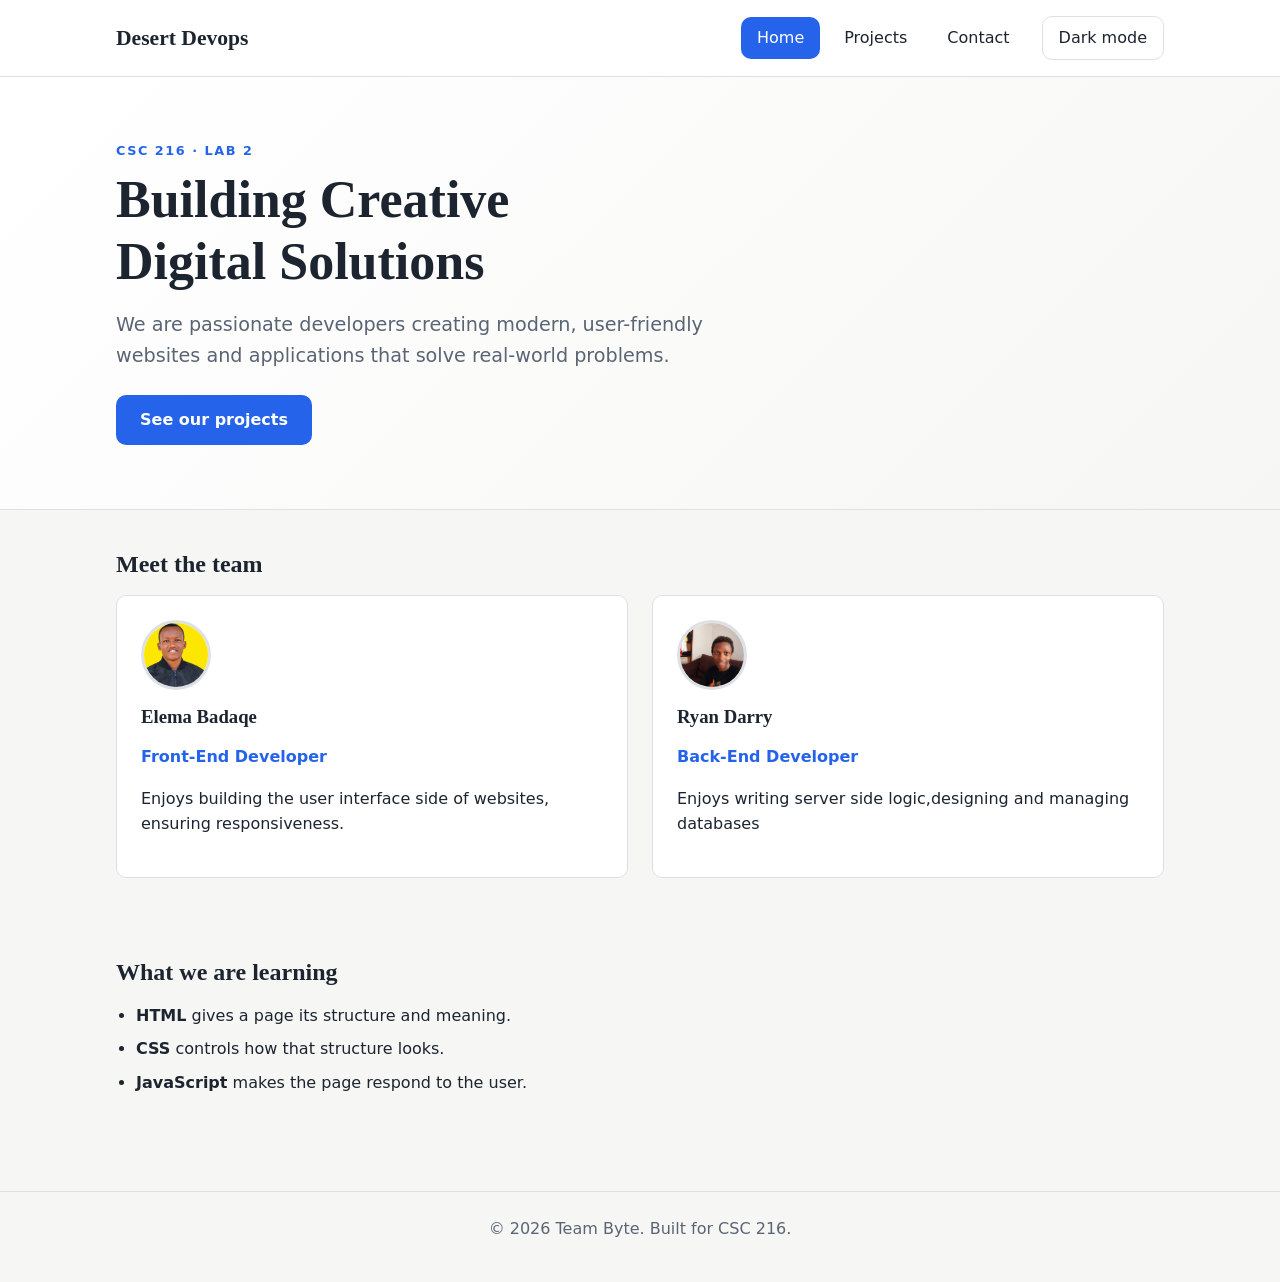
<file: index.html>
<!DOCTYPE html>
<html lang="en">
<head>
  <meta charset="UTF-8">
  <meta name="viewport" content="width=device-width, initial-scale=1.0">
  <meta name="description" content="Desert Devops: a CSC 216 web development pair.">
  <title>Home | Desert Devops</title>
  <link rel="stylesheet" href="css/styles.css">
  <script src="js/script.js" defer></script>
</head>
<body>
  <a class="skip-link" href="#main">Skip to main content</a>

  <header class="site-header">
    <div class="container header-inner">
      <a class="logo" href="index.html">Desert Devops</a>
      <button class="nav-toggle" type="button" aria-expanded="false" aria-controls="site-nav">Menu</button>
      <nav id="site-nav" class="site-nav" aria-label="Main">
        <ul>
          <li><a href="index.html" aria-current="page">Home</a></li>
          <li><a href="projects.html">Projects</a></li>
          <li><a href="contact.html">Contact</a></li>
        </ul>
      </nav>
      <button class="theme-toggle" type="button" aria-pressed="false">Dark mode</button>
    </div>
  </header>

 <main id="main">
    <section class="hero">
      <div class="container">
        <p class="eyebrow">CSC 216 · Lab 2</p>
        <h1>Building Creative Digital Solutions</h1>
        <p class="lead">We are passionate developers creating modern, user-friendly websites and applications that solve real-world problems.</p>
        <a class="button" href="projects.html">See our projects</a>
      </div>
    </section>

    <section class="container section" aria-labelledby="team-heading">
      <h2 id="team-heading">Meet the team</h2>
      <div class="team-grid">
        <article class="card">
          <img class="avatar" src="images/elema.jpeg" alt="Elema Badaqe Passport photo">
          <h3>Elema Badaqe</h3>
          <p class="role">Front-End Developer</p>
          <p>Enjoys building the user interface side of websites, ensuring responsiveness.</p>
        </article>
        <article class="card">
          <img class="avatar" src="images/ryan.jpeg" alt="Ryan Dary Passport photo">
          <h3>Ryan Darry</h3>
          <p class="role">Back-End Developer</p>
          <p>Enjoys writing server side logic,designing and managing databases</p>
        </article>
      </div>
    </section>

    <section class="container section" aria-labelledby="learning-heading">
      <h2 id="learning-heading">What we are learning</h2>
      <ul class="skill-list">
        <li><strong>HTML</strong> gives a page its structure and meaning.</li>
        <li><strong>CSS</strong> controls how that structure looks.</li>
        <li><strong>JavaScript</strong> makes the page respond to the user.</li>
      </ul>
    </section>
  </main>

  <footer class="site-footer">
    <div class="container">
      <p>© <span id="year">2026</span> Team Byte. Built for CSC 216.</p>
    </div>
  </footer>
</body>
</html>
</file>
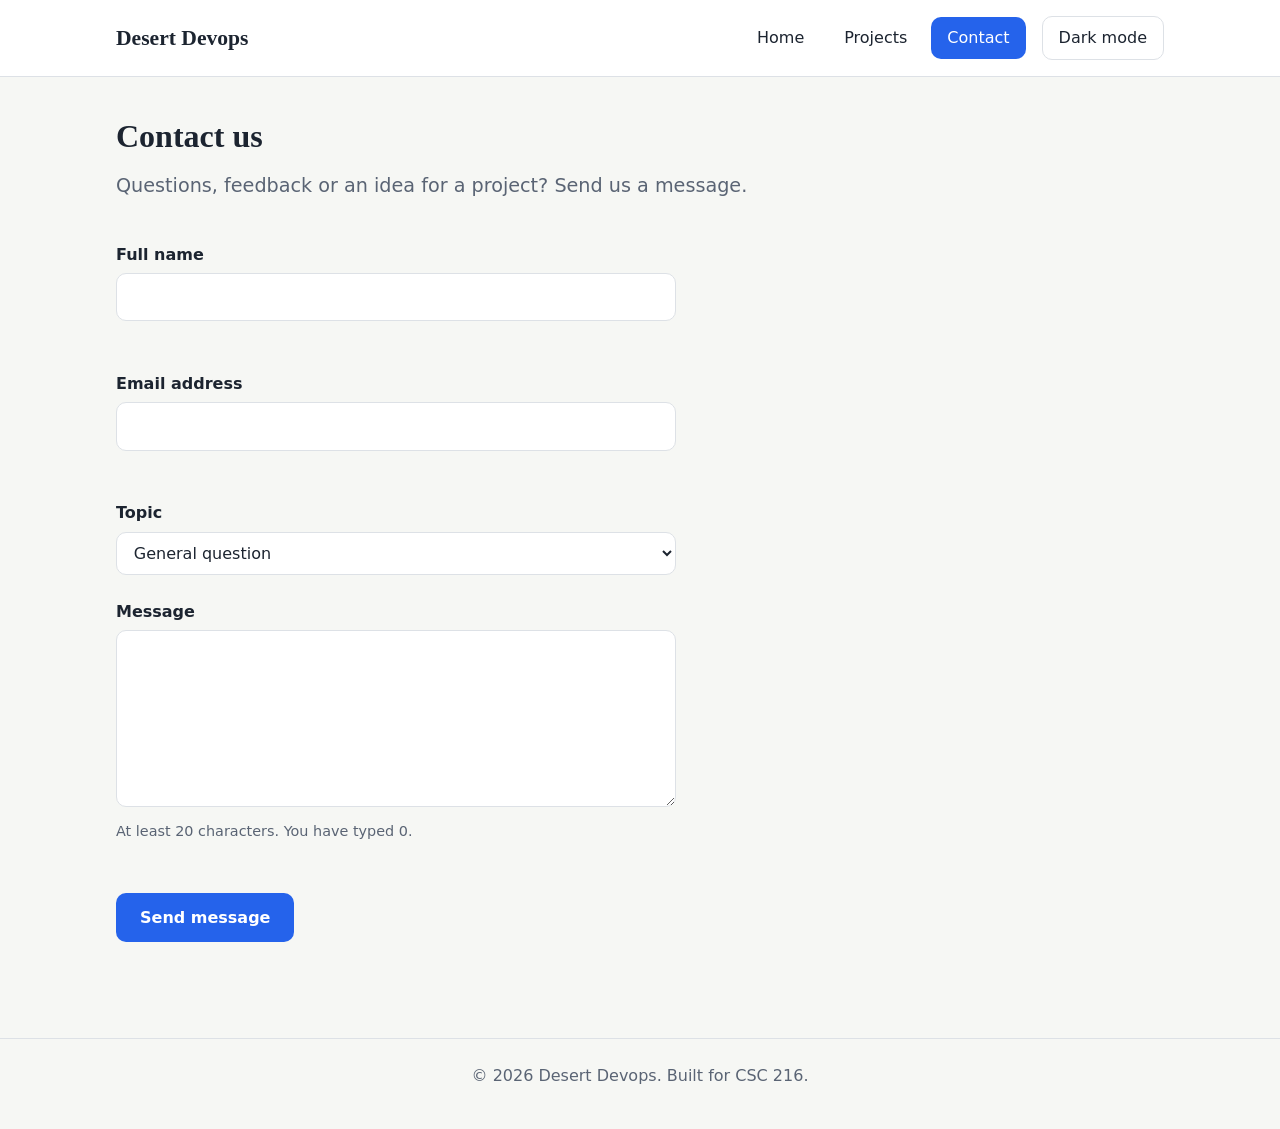
<file: contact.html>
<!DOCTYPE html>
<html lang="en">
<head>
  <meta charset="UTF-8">
  <meta name="viewport" content="width=device-width, initial-scale=1.0">
  <meta name="description" content="Send a message to Desert Devops.">
  <title>Contact | Desert Devops</title>
  <link rel="stylesheet" href="css/styles.css">
  <script src="js/script.js" defer></script>
</head>
<body>
  <a class="skip-link" href="#main">Skip to main content</a>

  <header class="site-header">
    <div class="container header-inner">
      <a class="logo" href="index.html">Desert Devops</a>
      <button class="nav-toggle" type="button" aria-expanded="false" aria-controls="site-nav">Menu</button>
      <nav id="site-nav" class="site-nav" aria-label="Main">
        <ul>
          <li><a href="index.html">Home</a></li>
          <li><a href="projects.html">Projects</a></li>
          <li><a href="contact.html" aria-current="page">Contact</a></li>
        </ul>
      </nav>
      <button class="theme-toggle" type="button" aria-pressed="false">Dark mode</button>
    </div>
  </header>

  <main id="main" class="container">
    <header class="page-header">
      <h1>Contact us</h1>
      <p class="lead">Questions, feedback or an idea for a project? Send us a message.</p>
    </header>

    <form id="contact-form" class="contact-form" novalidate>
      <div class="field">
        <label for="name">Full name</label>
        <input type="text" id="name" name="name" autocomplete="name" required aria-describedby="name-error">
        <p class="error" id="name-error"></p>
      </div>

      <div class="field">
        <label for="email">Email address</label>
        <input type="email" id="email" name="email" autocomplete="email" required aria-describedby="email-error">
        <p class="error" id="email-error"></p>
      </div>

      <div class="field">
        <label for="topic">Topic</label>
        <select id="topic" name="topic">
          <option value="general">General question</option>
          <option value="collaboration">Collaboration</option>
          <option value="feedback">Feedback on our site</option>
        </select>
      </div>

      <div class="field">
        <label for="message">Message</label>
        <textarea id="message" name="message" rows="6" required minlength="20" aria-describedby="message-hint message-error"></textarea>
        <p class="hint" id="message-hint">At least 20 characters. You have typed <span id="char-count">0</span>.</p>
        <p class="error" id="message-error"></p>
      </div>

      <button class="button" type="submit">Send message</button>
      <p id="form-status" class="form-status" role="status"></p>
    </form>
  </main>

  <footer class="site-footer">
    <div class="container">
      <p>© <span id="year">2026</span> Desert Devops. Built for CSC 216.</p>
    </div>
  </footer>
</body>
</html>
</file>
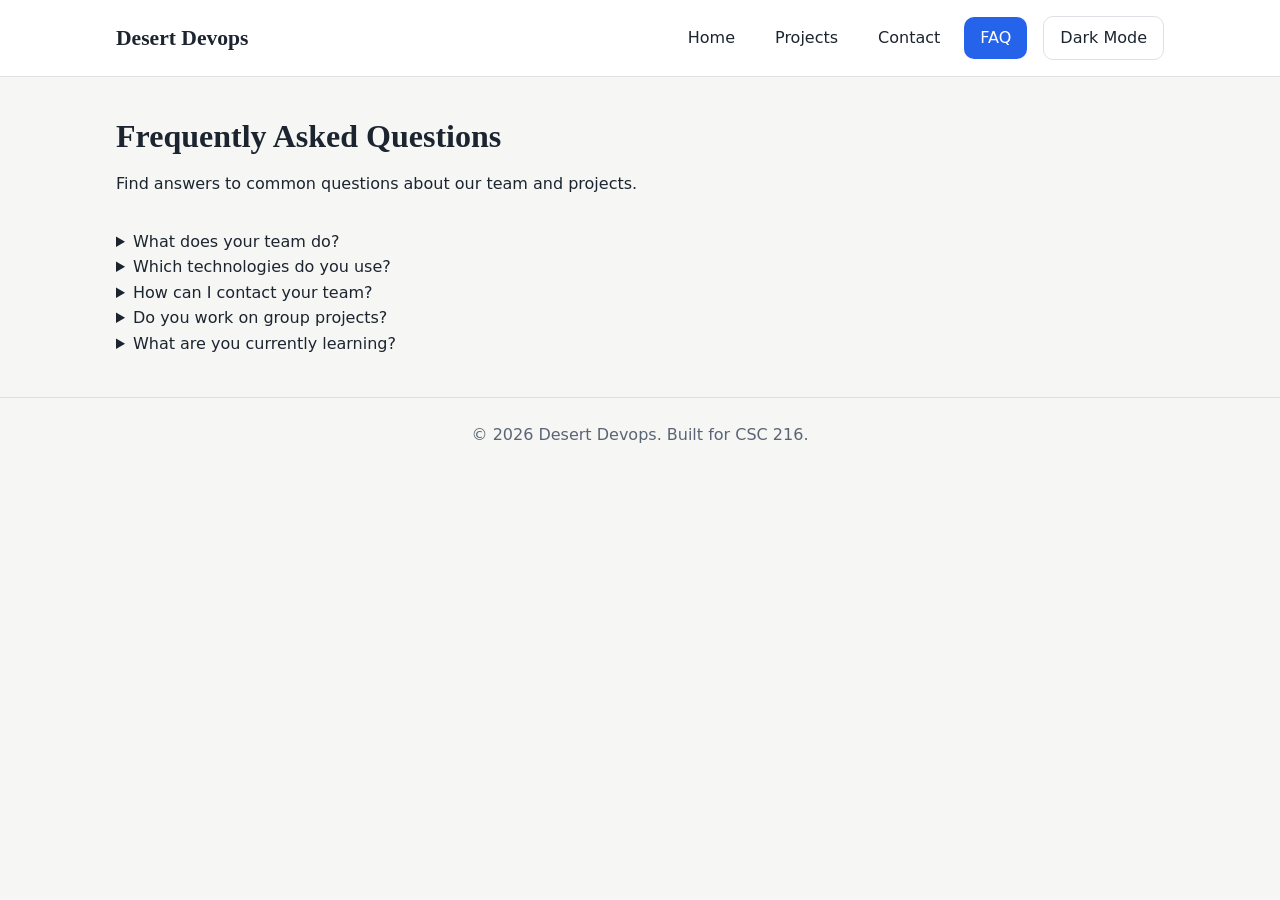
<file: faq.html>
<!DOCTYPE html>
<html lang="en">
<head>
<meta charset="UTF-8">
<meta name="viewport" content="width=device-width, initial-scale=1.0">
<meta name="description" content="Frequently Asked Questions about Desert Devops.">
<title>FAQ | Desert Devops</title>

<link rel="stylesheet" href="css/styles.css">
<script src="js/script.js" defer></script>
</head>

<body>
<a class="skip-link" href="#main">Skip to main content</a>

<header class="site-header">
<div class="container header-inner">
<a class="logo" href="index.html">Desert Devops</a>

<button class="nav-toggle"
type="button"
aria-expanded="false"
aria-controls="site-nav">
Menu
</button>

<nav id="site-nav" class="site-nav" aria-label="Main">
<ul>
<li><a href="index.html">Home</a></li>
<li><a href="projects.html">Projects</a></li>
<li><a href="contact.html">Contact</a></li>
<li><a href="faq.html" aria-current="page">FAQ</a></li>
</ul>
</nav>

<button class="theme-toggle"
type="button"
aria-pressed="false">
Dark Mode
</button>
</div>
</header>

<main id="main" class="container">

<header class="page-header">
<h1>Frequently Asked Questions</h1>
<p>Find answers to common questions about our team and projects.</p>
</header>

<section class="faq-section">

<details>
<summary>What does your team do?</summary>
<p>We design and develop modern websites and web applications that solve real-world problems.</p>
</details>

<details>
<summary>Which technologies do you use?</summary>
<p>We use HTML, CSS, JavaScript, Git, and GitHub to create responsive and interactive web solutions.</p>
</details>

<details>
<summary>How can I contact your team?</summary>
<p>You can reach us through the Contact page, where you'll find our contact information and message form.</p>
</details>

<details>
<summary>Do you work on group projects?</summary>
<p>Yes. We collaborate on projects using GitHub, which helps us manage code, track changes, and work efficiently as a team.</p>
</details>

<details>
<summary>What are you currently learning?</summary>
<p>We are currently learning web development concepts including responsive design, accessibility, JavaScript interactivity, and version control.</p>
</details>

</section>

</main>

<footer class="site-footer">
<div class="container">
<p>&copy; <span id="year"></span> Desert Devops. Built for CSC 216.</p>
</div>
</footer>

</body>
</html>
</file>
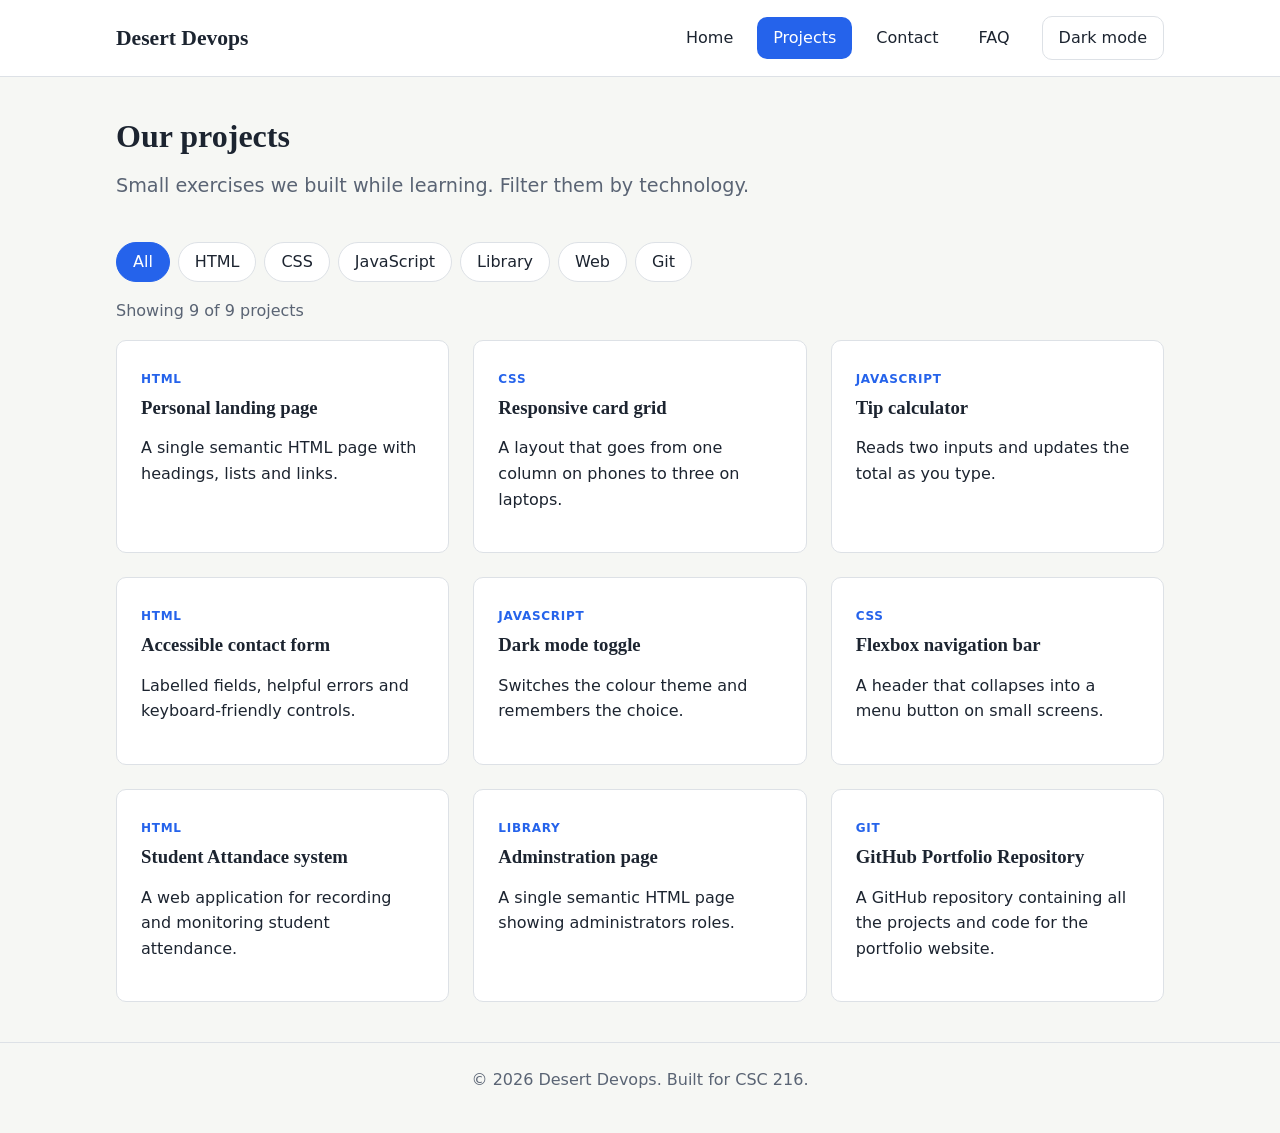
<file: projects.html>
<!DOCTYPE html>
<html lang="en">
<head>
  <meta charset="UTF-8">
  <meta name="viewport" content="width=device-width, initial-scale=1.0">
  <meta name="description" content="Projects built by Desert Devops while learning web development.">
  <title>Projects | Desert Devops</title>
  <link rel="stylesheet" href="css/styles.css">
  <script src="js/script.js" defer></script>
</head>
<body>
  <a class="skip-link" href="#main">Skip to main content</a>

  <header class="site-header">
    <div class="container header-inner">
      <a class="logo" href="index.html">Desert Devops</a>
      <button class="nav-toggle" type="button" aria-expanded="false" aria-controls="site-nav">Menu</button>
      <nav id="site-nav" class="site-nav" aria-label="Main">
        <ul> 
          <li><a href="index.html">Home</a></li>
          <li><a href="projects.html" aria-current="page">Projects</a></li>
          <li><a href="contact.html">Contact</a></li>
          <li><a href="faq.html">FAQ</a></li>
        </ul>
      </nav>
      <button class="theme-toggle" type="button" aria-pressed="false">Dark mode</button>
    </div>
  </header>

  <main id="main" class="container">
    <header class="page-header">
      <h1>Our projects</h1>
      <p class="lead">Small exercises we built while learning. Filter them by technology.</p>
    </header>

    <div class="filters" role="group" aria-label="Filter projects by technology">
      <button class="filter-btn" type="button" data-filter="all" aria-pressed="true">All</button>
      <button class="filter-btn" type="button" data-filter="html" aria-pressed="false">HTML</button>
      <button class="filter-btn" type="button" data-filter="css" aria-pressed="false">CSS</button>
      <button class="filter-btn" type="button" data-filter="js" aria-pressed="false">JavaScript</button>
      <button class="filter-btn" type="button" data-filter="lib" aria-pressed="false">Library</button>
      <button class="filter-btn" type="button" data-filter="web" aria-pressed="false">Web</button>
      <button class="filter-btn" type="button" data-filter="git" aria-pressed="false">Git</button>
    </div>

    <p id="project-count" class="project-count" aria-live="polite"></p>
    <div id="project-list" class="project-grid"></div>

    <noscript>
      <p>Turn on JavaScript to see the project list.</p>
    </noscript>
  </main>

  <footer class="site-footer">
    <div class="container">
      <p>© <span id="year">2026</span> Desert Devops. Built for CSC 216.</p>
    </div>
  </footer>
</body>
</html>
</file>
<file: css/styles.css>
/* =====================================================
   Team website stylesheet (CSC 216, Lab 2)
   One file styles every page on the site.
   ===================================================== */

/* ---------- 1. Design tokens ---------- */
:root {
  --color-bg: #f6f7f4;
  --color-surface: #ffffff;
  --color-text: #1c2430;
  --color-muted: #5a6474;
  --color-primary: #2563eb;
  --color-primary-dark: #1d4ed8;
  --color-on-primary: #ffffff;
  --color-border: #dde1e6;
  --color-error: #b3261e;
  --color-success: #1e7b3a;

  --font-body: system-ui, -apple-system, "Segoe UI", Roboto, Arial, sans-serif;
  --font-heading: Georgia, "Times New Roman", serif;

  --space-1: 0.5rem;
  --space-2: 1rem;
  --space-3: 1.5rem;
  --space-4: 2.5rem;
  --space-5: 4rem;

  --radius: 10px;
  --max-width: 1080px;
}

body.dark {
  --color-bg: #11161d;
  --color-surface: #1a212b;
  --color-text: #e7ebf0;
  --color-muted: #a2abb9;
  --color-primary: #60a5fa;
  --color-primary-dark: #3b82f6
  --color-on-primary: #0b1f1f;
  --color-border: #2b3340;
  --color-error: #ff8a80;
  --color-success: #7ddc97;
  color-scheme: dark;
}
/* ---------- 2. Base and reset ---------- */
*,
*::before,
*::after {
  box-sizing: border-box;
}

body {
  margin: 0;
  font-family: var(--font-body);
  font-size: 1rem;
  line-height: 1.6;
  color: var(--color-text);
  background-color: var(--color-bg);
  transition: background-color 0.3s ease, color 0.3s ease;
}

h1,
h2,
h3 {
  font-family: var(--font-heading);
  line-height: 1.2;
  margin: 0 0 var(--space-2);
}

p {
  margin: 0 0 var(--space-2);
}

a {
  color: var(--color-primary);
}

a:hover {
  color: var(--color-primary-dark);
}

img {
  max-width: 100%;
  display: block;
}

:focus-visible {
  outline: 3px solid var(--color-primary);
  outline-offset: 3px;
}
/* ---------- 3. Layout helpers ---------- */
.container {
  width: 100%;
  max-width: var(--max-width);
  margin-inline: auto;
  padding-inline: var(--space-2);
}

.section {
  padding-block: var(--space-4);
}

.skip-link {
  position: absolute;
  top: -4rem;
  left: var(--space-2);
  z-index: 100;
  padding: var(--space-1) var(--space-2);
  border-radius: var(--radius);
  background-color: var(--color-primary);
  color: var(--color-on-primary);
}

.skip-link:focus {
  top: var(--space-2);
}
/* ---------- 4. Header and navigation ---------- */
.site-header {
  position: sticky;
  top: 0;
  z-index: 10;
  background-color: var(--color-surface);
  border-bottom: 1px solid var(--color-border);
}

.header-inner {
  display: flex;
  flex-wrap: wrap;
  align-items: center;
  gap: var(--space-2);
  padding-block: var(--space-2);
}

.logo {
  margin-right: auto;
  font-family: var(--font-heading);
  font-size: 1.35rem;
  font-weight: 700;
  color: var(--color-text);
  text-decoration: none;
}

.site-nav ul {
  display: flex;
  gap: var(--space-1);
  margin: 0;
  padding: 0;
  list-style: none;
}

.site-nav a {
  display: block;
  padding: var(--space-1) var(--space-2);
  border-radius: var(--radius);
  color: var(--color-text);
  font-weight: 500;
  text-decoration: none;
}

.site-nav a:hover {
  background-color: var(--color-bg);
}

.site-nav a[aria-current="page"] {
  background-color: var(--color-primary);
  color: var(--color-on-primary);
}

.nav-toggle,
.theme-toggle {
  padding: var(--space-1) var(--space-2);
  border: 1px solid var(--color-border);
  border-radius: var(--radius);
  background-color: transparent;
  color: var(--color-text);
  font: inherit;
  cursor: pointer;
}

.theme-toggle[aria-pressed="true"] {
  border-color: var(--color-primary);
  color: var(--color-primary);
}

.nav-toggle {
  display: none;
}
/* ---------- 5. Buttons and hero ---------- */
.button {
  display: inline-block;
  padding: 0.75rem 1.5rem;
  border: none;
  border-radius: var(--radius);
  background-color: var(--color-primary);
  color: var(--color-on-primary);
  font: inherit;
  font-weight: 600;
  text-decoration: none;
  cursor: pointer;
  transition: background-color 0.2s ease, transform 0.2s ease;
}

.button:hover {
  background-color: var(--color-primary-dark);
  color: var(--color-on-primary);
  transform: translateY(-2px);
}

.hero {
  padding-block: var(--space-5);
  background: linear-gradient(135deg, var(--color-surface), var(--color-bg));
  border-bottom: 1px solid var(--color-border);
}

.hero h1 {
  max-width: 18ch;
  font-size: clamp(2rem, 5vw, 3.25rem);
}

.eyebrow {
  margin-bottom: var(--space-1);
  color: var(--color-primary);
  font-size: 0.8rem;
  font-weight: 700;
  letter-spacing: 0.12em;
  text-transform: uppercase;
}

.lead {
  max-width: 55ch;
  margin-bottom: var(--space-3);
  color: var(--color-muted);
  font-size: 1.2rem;
}

.page-header {
  padding-block: var(--space-4) var(--space-2);
}
/* ---------- 6. Cards and grids ---------- */
.team-grid,
.project-grid {
  display: grid;
  grid-template-columns: repeat(auto-fit, minmax(260px, 1fr));
  gap: var(--space-3);
}

.card {
  padding: var(--space-3);
  border: 1px solid var(--color-border);
  border-radius: var(--radius);
  background-color: var(--color-surface);
}

.avatar {
  width: 70px;
  height: 70px;
  border-radius: 50%;
  object-fit: cover;
  border: 3px solid var(--color-border);
  display: block;
  margin-bottom: var(--space-2);
}

.role {
  color: var(--color-primary);
  font-weight: 600;
}

.skill-list {
  padding-left: 1.25rem;
}

.skill-list li {
  margin-bottom: var(--space-1);
}
/* ---------- 7. Projects page ---------- */
.filters {
  display: flex;
  flex-wrap: wrap;
  gap: var(--space-1);
  margin-bottom: var(--space-2);
}

.filter-btn {
  padding: 0.4rem 1rem;
  border: 1px solid var(--color-border);
  border-radius: 999px;
  background-color: var(--color-surface);
  color: var(--color-text);
  font: inherit;
  cursor: pointer;
}

.filter-btn[aria-pressed="true"] {
  border-color: var(--color-primary);
  background-color: var(--color-primary);
  color: var(--color-on-primary);
}

.project-count {
  color: var(--color-muted);
}

.tag {
  display: inline-block;
  margin-bottom: var(--space-1);
  color: var(--color-primary);
  font-size: 0.75rem;
  font-weight: 700;
  letter-spacing: 0.06em;
  text-transform: uppercase;
}

/* ---------- 8. Contact form ---------- */
.contact-form {
  max-width: 560px;
  padding-bottom: var(--space-4);
}

.field {
  margin-bottom: var(--space-3);
}

label {
  display: block;
  margin-bottom: 0.35rem;
  font-weight: 600;
}

input,
select,
textarea {
  width: 100%;
  padding: 0.65rem 0.8rem;
  border: 1px solid var(--color-border);
  border-radius: var(--radius);
  background-color: var(--color-surface);
  color: var(--color-text);
  font: inherit;
}

input:focus,
select:focus,
textarea:focus {
  border-color: var(--color-primary);
}

input[aria-invalid="true"],
textarea[aria-invalid="true"] {
  border-color: var(--color-error);
}

.hint,
.error {
  margin: 0.35rem 0 0;
  font-size: 0.9rem;
}

.hint {
  color: var(--color-muted);
}

.error {
  min-height: 1.4em;
  color: var(--color-error);
}

.form-status {
  margin-top: var(--space-2);
  color: var(--color-success);
  font-weight: 600;
}
/* ---------- 9. Footer ---------- */
.site-footer {
  margin-top: var(--space-4);
  padding-block: var(--space-3);
  border-top: 1px solid var(--color-border);
  color: var(--color-muted);
  text-align: center;
}

/* ---------- 10. Small screens ---------- */
@media (max-width: 700px) {
  .nav-toggle {
    display: inline-block;
  }

  .site-nav {
    display: none;
    order: 3;
    width: 100%;
  }

  .site-nav.open {
    display: block;
  }

  .site-nav ul {
    flex-direction: column;
  }

 .faq-section details {
    margin-bottom: 1.5rem;
    padding: 1rem;
    border: 1px solid #ddd;
    border-radius: 8px;
}

.faq-section summary {
    font-weight: bold;
    cursor: pointer;
}

.page-header {
    text-align: center;
    margin: 2rem 0;
}

  .hero {
    text-align: center;
  }

  .hero h1 {
    font-size: clamp(1.75rem, 6vw, 2.5rem);
  }
}
</file>
